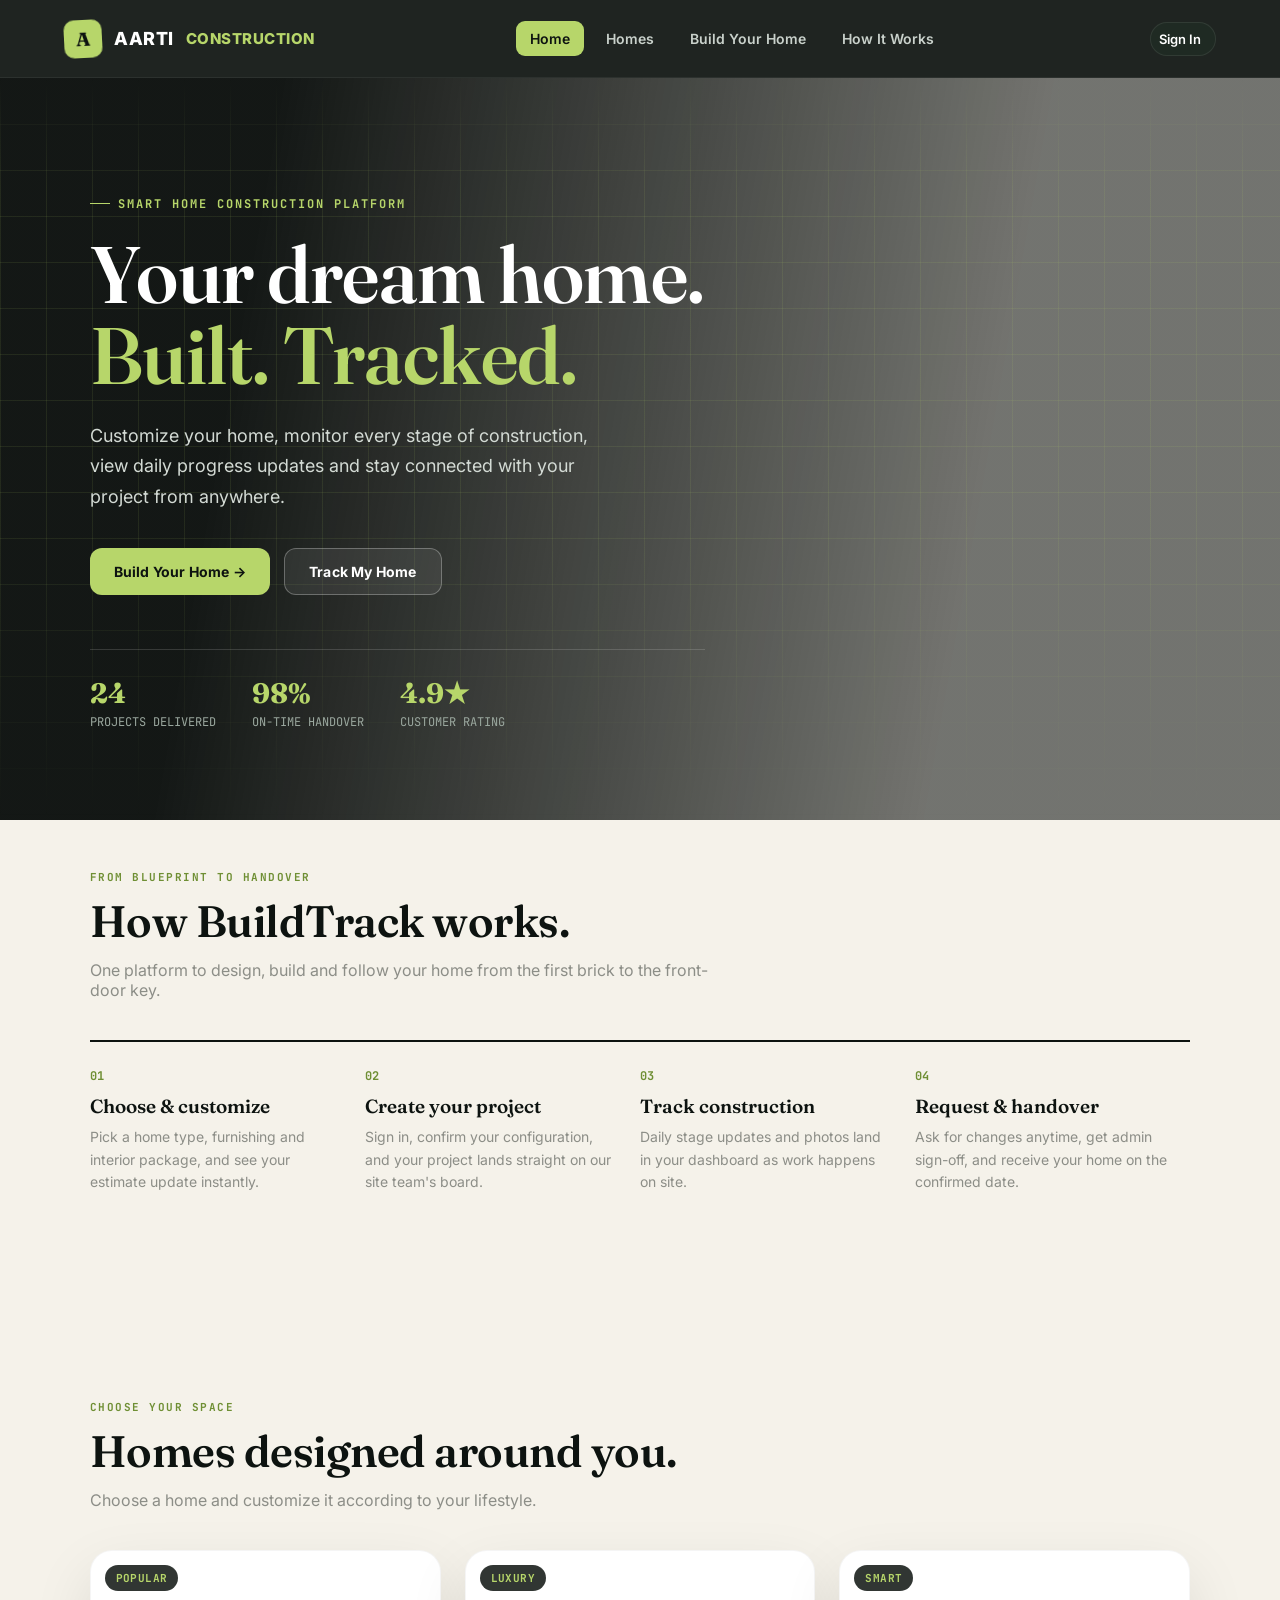
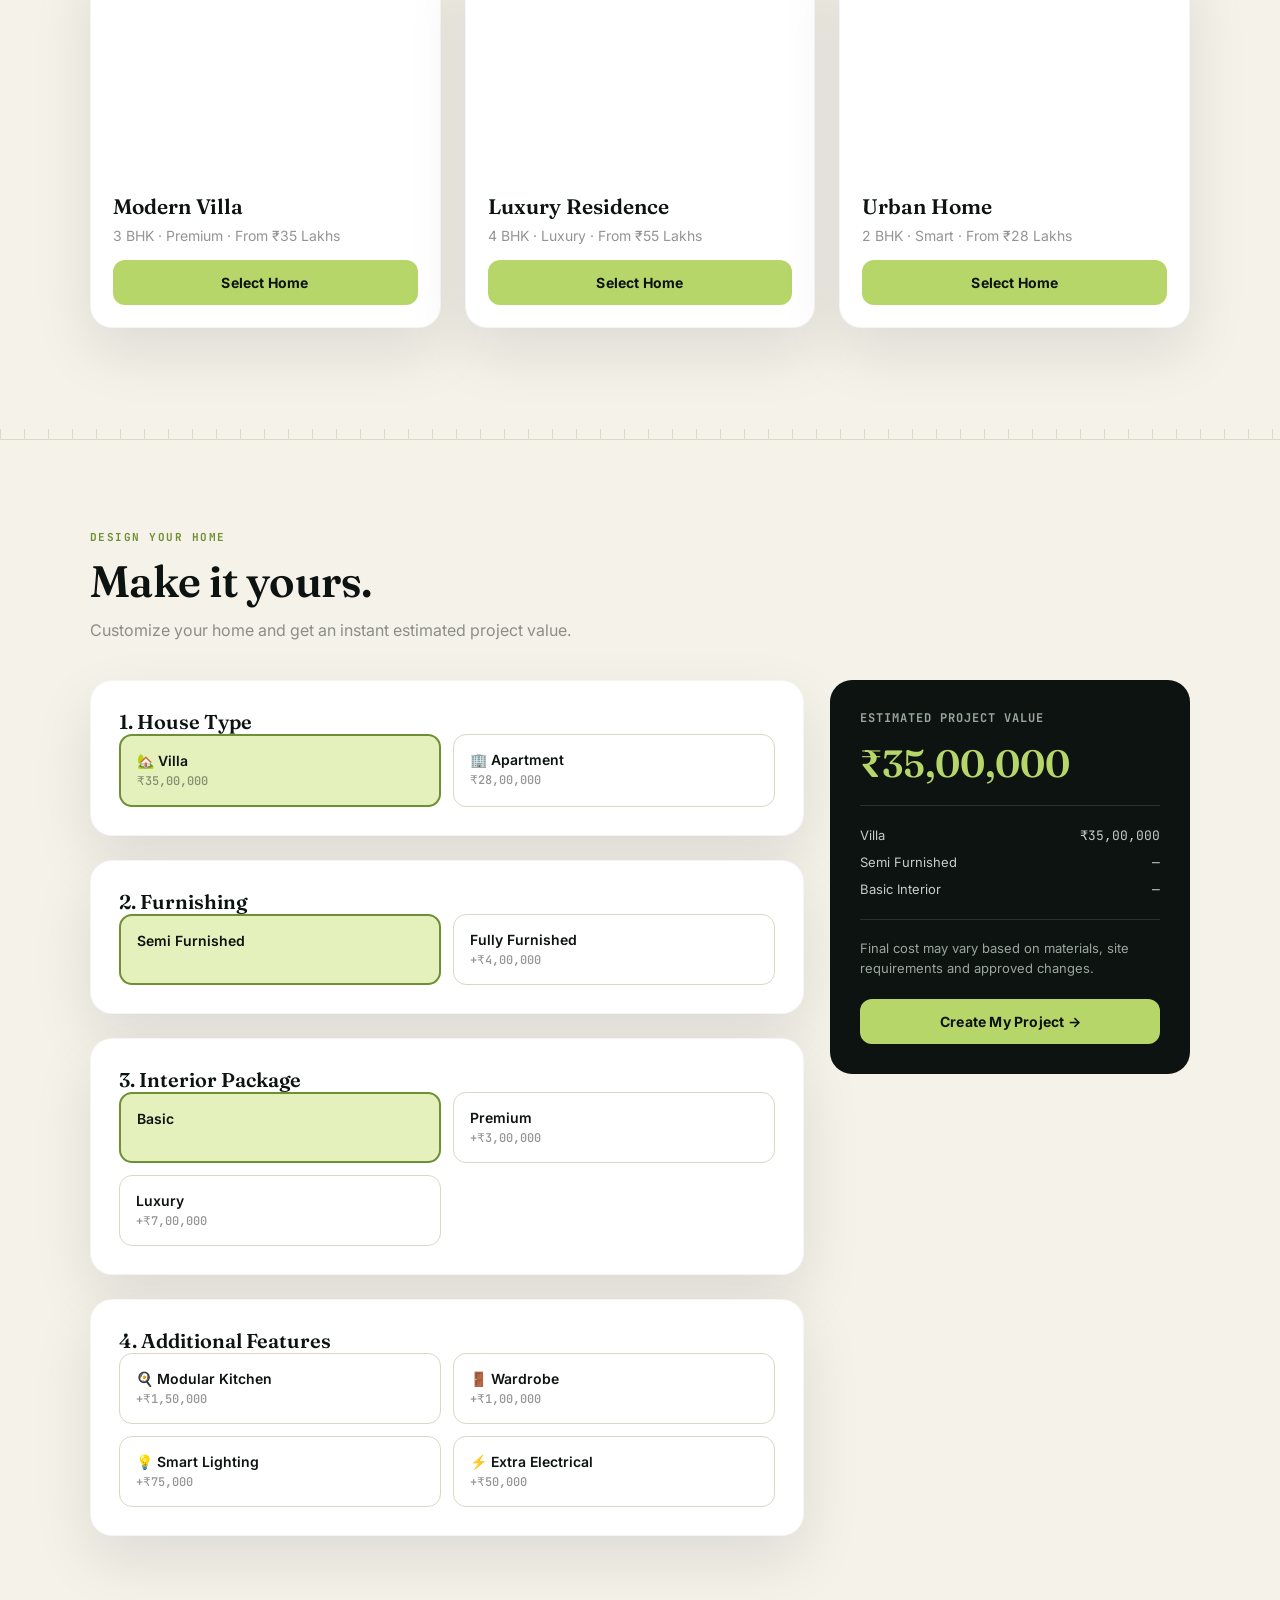
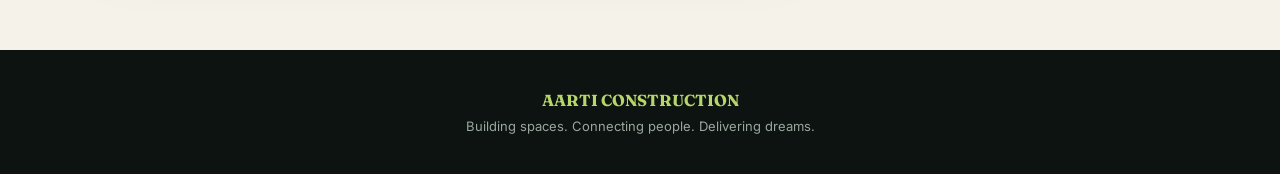
<file: index.html>
<!DOCTYPE html>
<html lang="en">
<head>
<meta charset="UTF-8">
<meta name="viewport" content="width=device-width, initial-scale=1.0">
<title>Aarti Construction | BuildTrack</title>
<link rel="stylesheet" href="css/style.css">
<link rel="stylesheet" href="css/landing.css">
</head>
<body>

<!-- ================= NAVBAR ================= -->
<nav class="navbar">
  <div class="logo">
    <div class="logo-icon">A</div>
    AARTI <small>CONSTRUCTION</small>
  </div>

  <div class="nav-links">
    <a href="#home" class="active">Home</a>
    <a href="#homes">Homes</a>
    <a href="#customizer">Build Your Home</a>
    <a href="#how">How It Works</a>
  </div>

  <div class="user-pill" id="userPill">Sign In</div>
</nav>

<!-- ================= HERO ================= -->
<section class="hero" id="home">
  <div class="hero-content">
    <div class="hero-tag">Smart Home Construction Platform</div>
    <h1>Your dream home.<br><em>Built. Tracked.</em></h1>
    <p>Customize your home, monitor every stage of construction, view daily progress updates and stay connected with your project from anywhere.</p>

    <div class="hero-buttons">
      <button class="btn btn-primary" onclick="scrollToId('customizer')">Build Your Home →</button>
      <button class="btn btn-ghost" onclick="openAuthModal('login','customer')">Track My Home</button>
    </div>

    <div class="hero-stats">
      <div><strong>24</strong><span>PROJECTS DELIVERED</span></div>
      <div><strong>98%</strong><span>ON-TIME HANDOVER</span></div>
      <div><strong>4.9★</strong><span>CUSTOMER RATING</span></div>
    </div>
  </div>
</section>

<!-- ================= HOW IT WORKS ================= -->
<section class="section tight" id="how">
  <div class="section-title">
    <small class="eyebrow">FROM BLUEPRINT TO HANDOVER</small>
    <h2>How BuildTrack works.</h2>
    <p>One platform to design, build and follow your home from the first brick to the front-door key.</p>
  </div>

  <div class="how-grid">
    <div class="how-step">
      <div class="num">01</div>
      <h4>Choose &amp; customize</h4>
      <p>Pick a home type, furnishing and interior package, and see your estimate update instantly.</p>
    </div>
    <div class="how-step">
      <div class="num">02</div>
      <h4>Create your project</h4>
      <p>Sign in, confirm your configuration, and your project lands straight on our site team's board.</p>
    </div>
    <div class="how-step">
      <div class="num">03</div>
      <h4>Track construction</h4>
      <p>Daily stage updates and photos land in your dashboard as work happens on site.</p>
    </div>
    <div class="how-step">
      <div class="num">04</div>
      <h4>Request &amp; handover</h4>
      <p>Ask for changes anytime, get admin sign-off, and receive your home on the confirmed date.</p>
    </div>
  </div>
</section>

<!-- ================= PROJECT TYPES ================= -->
<section class="section" id="homes">
  <div class="section-title">
    <small class="eyebrow">CHOOSE YOUR SPACE</small>
    <h2>Homes designed around you.</h2>
    <p>Choose a home and customize it according to your lifestyle.</p>
  </div>

  <div class="house-grid">
    <div class="house-card">
      <div class="house-image" style="background-image:url('https://images.unsplash.com/photo-1600585154526-990dced4db0d?auto=format&fit=crop&w=1000&q=80');">
        <span class="badge">POPULAR</span>
      </div>
      <div class="house-info">
        <h3>Modern Villa</h3>
        <p>3 BHK · Premium · From ₹35 Lakhs</p>
        <button class="btn btn-primary btn-block" onclick="selectHouse('Modern Villa')">Select Home</button>
      </div>
    </div>

    <div class="house-card">
      <div class="house-image" style="background-image:url('https://images.unsplash.com/photo-1600607687920-4e2a09cf159d?auto=format&fit=crop&w=1000&q=80');">
        <span class="badge">LUXURY</span>
      </div>
      <div class="house-info">
        <h3>Luxury Residence</h3>
        <p>4 BHK · Luxury · From ₹55 Lakhs</p>
        <button class="btn btn-primary btn-block" onclick="selectHouse('Luxury Residence')">Select Home</button>
      </div>
    </div>

    <div class="house-card">
      <div class="house-image" style="background-image:url('https://images.unsplash.com/photo-1600566753190-17f0baa2a6c3?auto=format&fit=crop&w=1000&q=80');">
        <span class="badge">SMART</span>
      </div>
      <div class="house-info">
        <h3>Urban Home</h3>
        <p>2 BHK · Smart · From ₹28 Lakhs</p>
        <button class="btn btn-primary btn-block" onclick="selectHouse('Urban Home')">Select Home</button>
      </div>
    </div>
  </div>
</section>

<div class="site-line"></div>

<!-- ================= CUSTOMIZER ================= -->
<section class="section" id="customizer">
  <div class="section-title">
    <small class="eyebrow">DESIGN YOUR HOME</small>
    <h2>Make it yours.</h2>
    <p>Customize your home and get an instant estimated project value.</p>
  </div>

  <div class="customizer">
    <div>
      <div class="panel">
        <h3>1. House Type</h3>
        <div class="options">
          <div class="option selected" onclick="chooseOption(this,'house','Villa',3500000)">🏡 Villa<small>₹35,00,000</small></div>
          <div class="option" onclick="chooseOption(this,'house','Apartment',2800000)">🏢 Apartment<small>₹28,00,000</small></div>
        </div>
      </div>

      <div class="panel">
        <h3>2. Furnishing</h3>
        <div class="options">
          <div class="option selected" onclick="chooseOption(this,'furnishing','Semi Furnished',0)">Semi Furnished</div>
          <div class="option" onclick="chooseOption(this,'furnishing','Fully Furnished',400000)">Fully Furnished<small>+₹4,00,000</small></div>
        </div>
      </div>

      <div class="panel">
        <h3>3. Interior Package</h3>
        <div class="options">
          <div class="option selected" onclick="chooseOption(this,'interior','Basic Interior',0)">Basic</div>
          <div class="option" onclick="chooseOption(this,'interior','Premium Interior',300000)">Premium<small>+₹3,00,000</small></div>
          <div class="option" onclick="chooseOption(this,'interior','Luxury Interior',700000)">Luxury<small>+₹7,00,000</small></div>
        </div>
      </div>

      <div class="panel">
        <h3>4. Additional Features</h3>
        <div class="options">
          <div class="option" onclick="toggleFeature(this,'Modular Kitchen',150000)">🍳 Modular Kitchen<small>+₹1,50,000</small></div>
          <div class="option" onclick="toggleFeature(this,'Wardrobe',100000)">🚪 Wardrobe<small>+₹1,00,000</small></div>
          <div class="option" onclick="toggleFeature(this,'Smart Lighting',75000)">💡 Smart Lighting<small>+₹75,000</small></div>
          <div class="option" onclick="toggleFeature(this,'Extra Electrical',50000)">⚡ Extra Electrical<small>+₹50,000</small></div>
        </div>
      </div>
    </div>

    <div class="price-box">
      <h3>ESTIMATED PROJECT VALUE</h3>
      <div class="total-price" id="totalPrice">₹35,00,000</div>
      <div class="price-breakdown" id="priceBreakdown"></div>
      <p class="note">Final cost may vary based on materials, site requirements and approved changes.</p>
      <br>
      <button class="btn btn-primary btn-block" id="createProjectBtn" onclick="createProject()">Create My Project →</button>
    </div>
  </div>
</section>

<!-- ================= AUTH MODAL ================= -->
<div class="modal" id="authModal">
  <div class="modal-content">
    <div class="modal-header">
      <div>
        <h2 id="authTitle">Welcome to BuildTrack</h2>
        <p style="color:var(--ink-45);margin-top:5px;font-size:14px;">Sign in to build and track your home.</p>
      </div>
      <button class="close" onclick="closeAuthModal()">×</button>
    </div>

    <div class="auth-tabs">
      <div class="auth-tab active" id="authTabLogin" onclick="setAuthMode('login')">Sign In</div>
      <div class="auth-tab" id="authTabSignup" onclick="setAuthMode('signup')">Sign Up</div>
    </div>

    <div class="form-group hidden" id="nameField">
      <label>Full Name</label>
      <input type="text" id="authName" placeholder="Sandhya Kumar">
    </div>

    <div class="form-group">
      <label>Email</label>
      <input type="email" id="authEmail" placeholder="you@example.com">
    </div>

    <div class="form-group">
      <label>Password</label>
      <input type="password" id="authPassword" placeholder="••••••••">
    </div>

    <div class="form-group hidden" id="roleField">
      <label>I am a</label>
      <div class="role-toggle">
        <div class="option selected" id="roleCustomer" onclick="setAuthRole('customer')">🧑 Customer</div>
        <div class="option" id="roleAdmin" onclick="setAuthRole('admin')">🛠 Admin / Builder</div>
      </div>
    </div>

    <div class="form-error" id="authError"></div>

    <button class="btn btn-primary btn-block" id="authSubmitBtn" onclick="submitAuth()">Sign In →</button>
  </div>
</div>

<!-- ================= FOOTER ================= -->
<footer>
  <strong>AARTI CONSTRUCTION</strong>
  <p>Building spaces. Connecting people. Delivering dreams.</p>
</footer>

<!-- ================= TOAST ================= -->
<div class="toast" id="toast"><span class="dot"></span> <span id="toastText">Update successful</span></div>

<script type="module" src="js/landing.js"></script>
</body>
</html>
</file>
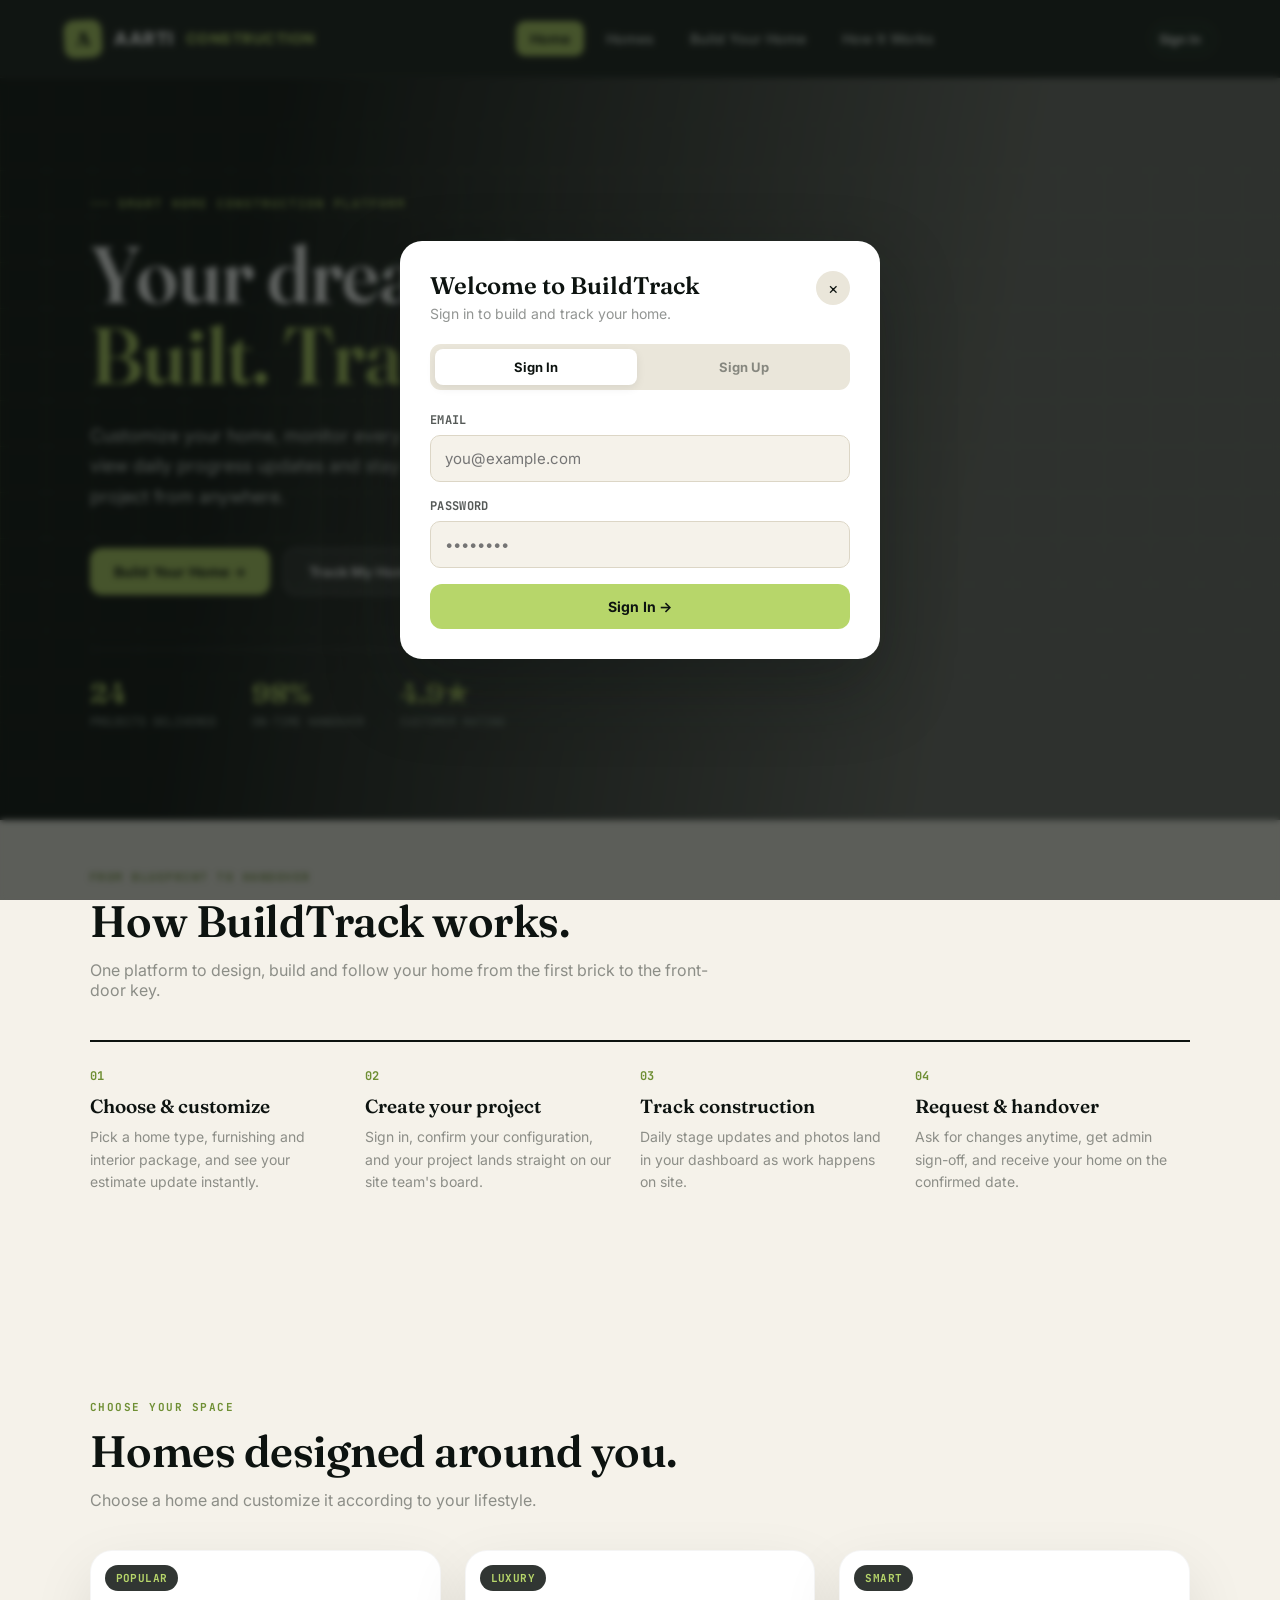
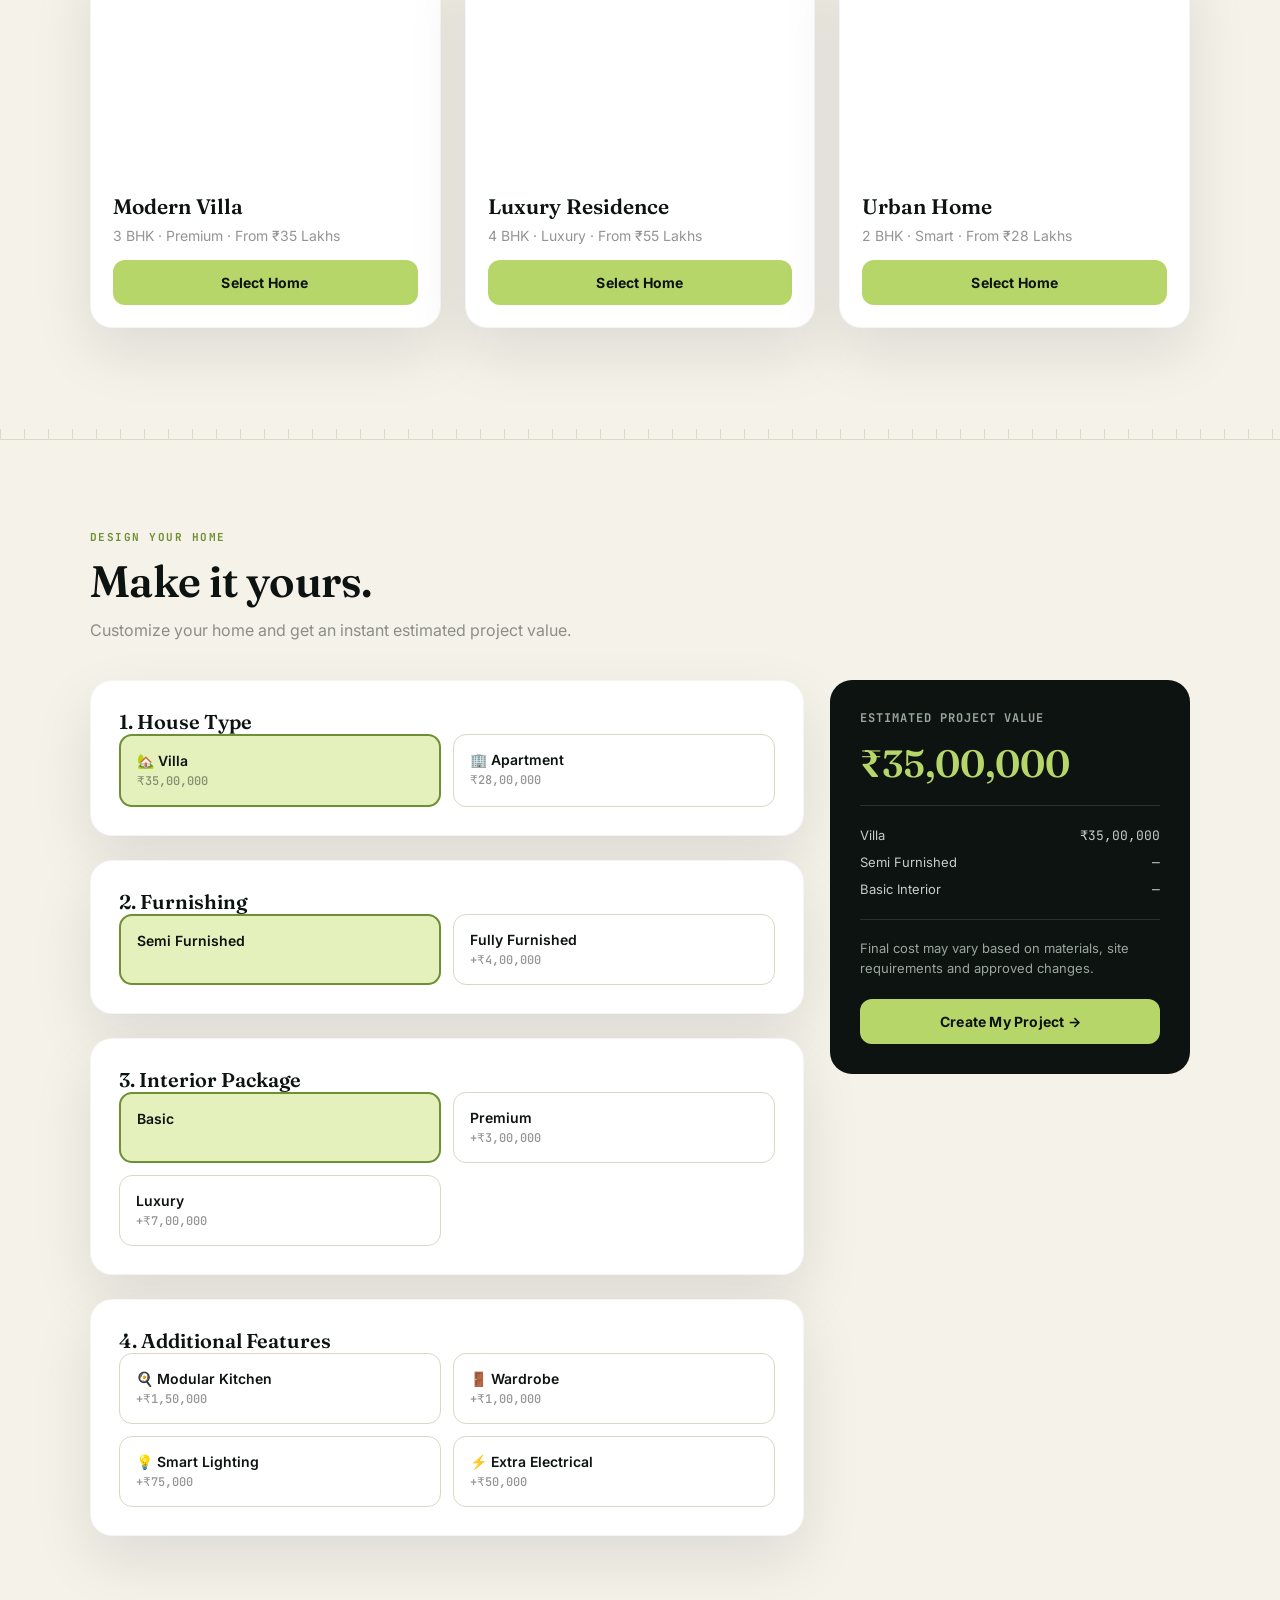
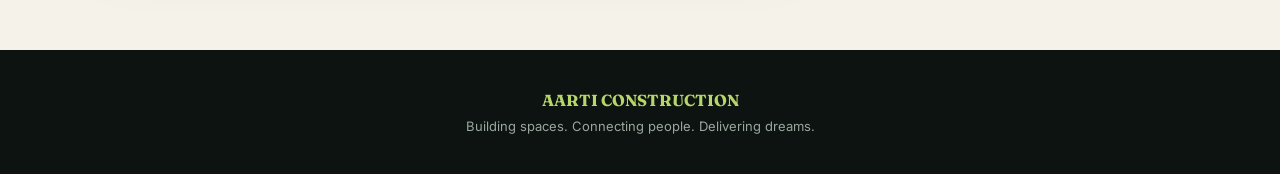
<file: admin.html>
<!DOCTYPE html>
<html lang="en">
<head>
<meta charset="UTF-8">
<meta name="viewport" content="width=device-width, initial-scale=1.0">
<title>Admin Dashboard | BuildTrack</title>
<link rel="stylesheet" href="css/style.css">
<link rel="stylesheet" href="css/dashboard.css">
</head>
<body>

<!-- ================= NAVBAR ================= -->
<nav class="navbar">
  <div class="logo">
    <div class="logo-icon">A</div>
    AARTI <small>CONSTRUCTION</small>
  </div>

  <div class="nav-links">
    <a href="index.html">Home</a>
    <a href="admin.html" class="active">Admin</a>
  </div>

  <div style="display:flex;align-items:center;gap:10px;">
    <div class="user-pill" id="userPill">Loading…</div>
    <button class="btn btn-soft btn-sm" id="logoutBtn">Log Out</button>
  </div>
</nav>

<div class="dash">

  <div class="dash-header">
    <div>
      <small class="eyebrow">CONSTRUCTION MANAGEMENT</small>
      <h2>Admin Dashboard</h2>
    </div>
    <div class="dash-actions">
      <button class="btn btn-primary" onclick="openUpdateModal()">+ Add Daily Update</button>
    </div>
  </div>

  <div class="stats">
    <div class="stat-card"><span>TOTAL PROJECTS</span><strong id="statTotal">0</strong></div>
    <div class="stat-card"><span>ONGOING</span><strong id="statOngoing">0</strong></div>
    <div class="stat-card"><span>COMPLETED</span><strong id="statCompleted">0</strong></div>
    <div class="stat-card"><span>CHANGE REQUESTS</span><strong class="accent" id="adminChangeCount">0</strong></div>
  </div>

  <!-- PROJECTS -->
  <div class="panel">
    <div style="display:flex;justify-content:space-between;align-items:center;margin-bottom:20px;">
      <div>
        <h3>Active Construction Projects</h3>
        <p style="color:var(--ink-45);font-size:14px;">Click a project to post an update for it.</p>
      </div>
    </div>

    <div class="table-wrap">
      <table class="admin-table">
        <thead>
          <tr>
            <th>PROJECT</th>
            <th>CUSTOMER</th>
            <th>PROGRESS</th>
            <th>CURRENT STAGE</th>
            <th>STATUS</th>
          </tr>
        </thead>
        <tbody id="projectsBody"></tbody>
      </table>
    </div>
  </div>

  <!-- CHANGE REQUESTS -->
  <div class="panel">
    <h3>Customer Change Requests</h3>
    <div id="adminRequests" class="mt-16"></div>
  </div>

  <!-- CONSTRUCTION TEAM -->
  <div class="panel">
    <div style="display:flex;justify-content:space-between;align-items:flex-start;gap:20px;margin-bottom:8px;">
      <div>
        <h3>Construction Team</h3>
        <p style="color:var(--ink-45);font-size:14px;margin-top:5px;">Set the current status of each team. Changes are reflected on the customer page.</p>
      </div>
      <button class="btn btn-primary btn-sm" onclick="saveTeamStatus()">Save Team Status</button>
    </div>
    <div class="timeline" id="teamControls"></div>
  </div>

</div>

<!-- ================= UPDATE MODAL ================= -->
<div class="modal" id="updateModal">
  <div class="modal-content">
    <div class="modal-header">
      <div>
        <h2>Add Daily Update</h2>
        <p style="color:var(--ink-45);margin-top:5px;font-size:14px;">Publish today's construction progress.</p>
      </div>
      <button class="close" onclick="closeModal('updateModal')">×</button>
    </div>

    <div class="form-group">
      <label>Project</label>
      <select id="updateProject"></select>
    </div>

    <div class="form-group">
      <label>Construction Stage</label>
      <select id="updateStage">
        <option>Planning</option>
        <option>Foundation</option>
        <option>Structure</option>
        <option>Plastering</option>
        <option>Ceiling Construction</option>
        <option>Electrical</option>
        <option>Painting</option>
        <option>Interior</option>
        <option>Final Inspection</option>
        <option>Handover</option>
      </select>
    </div>

    <div class="form-group">
      <label>Today's Work</label>
      <textarea id="updateText" placeholder="Example: Ceiling construction completed in master bedroom..."></textarea>
    </div>

    <div class="form-group">
      <label>Project Progress (%)</label>
      <input type="number" id="updateProgress" min="0" max="100" value="75">
    </div>

    <div class="form-group">
      <label>Upload Construction Photo</label>
      <input type="file" id="adminPhoto" accept="image/*" onchange="previewAdminPhoto(this)">
      <img id="adminPhotoPreview" style="width:100%;margin-top:10px;border-radius:12px;display:none;max-height:200px;object-fit:cover;">
    </div>

    <button class="btn btn-primary btn-block" id="publishBtn" onclick="publishUpdate()">Publish Update</button>
  </div>
</div>

<!-- ================= TOAST ================= -->
<div class="toast" id="toast"><span class="dot"></span> <span id="toastText">Update successful</span></div>

<script type="module" src="js/admin.js"></script>
</body>
</html>
</file>
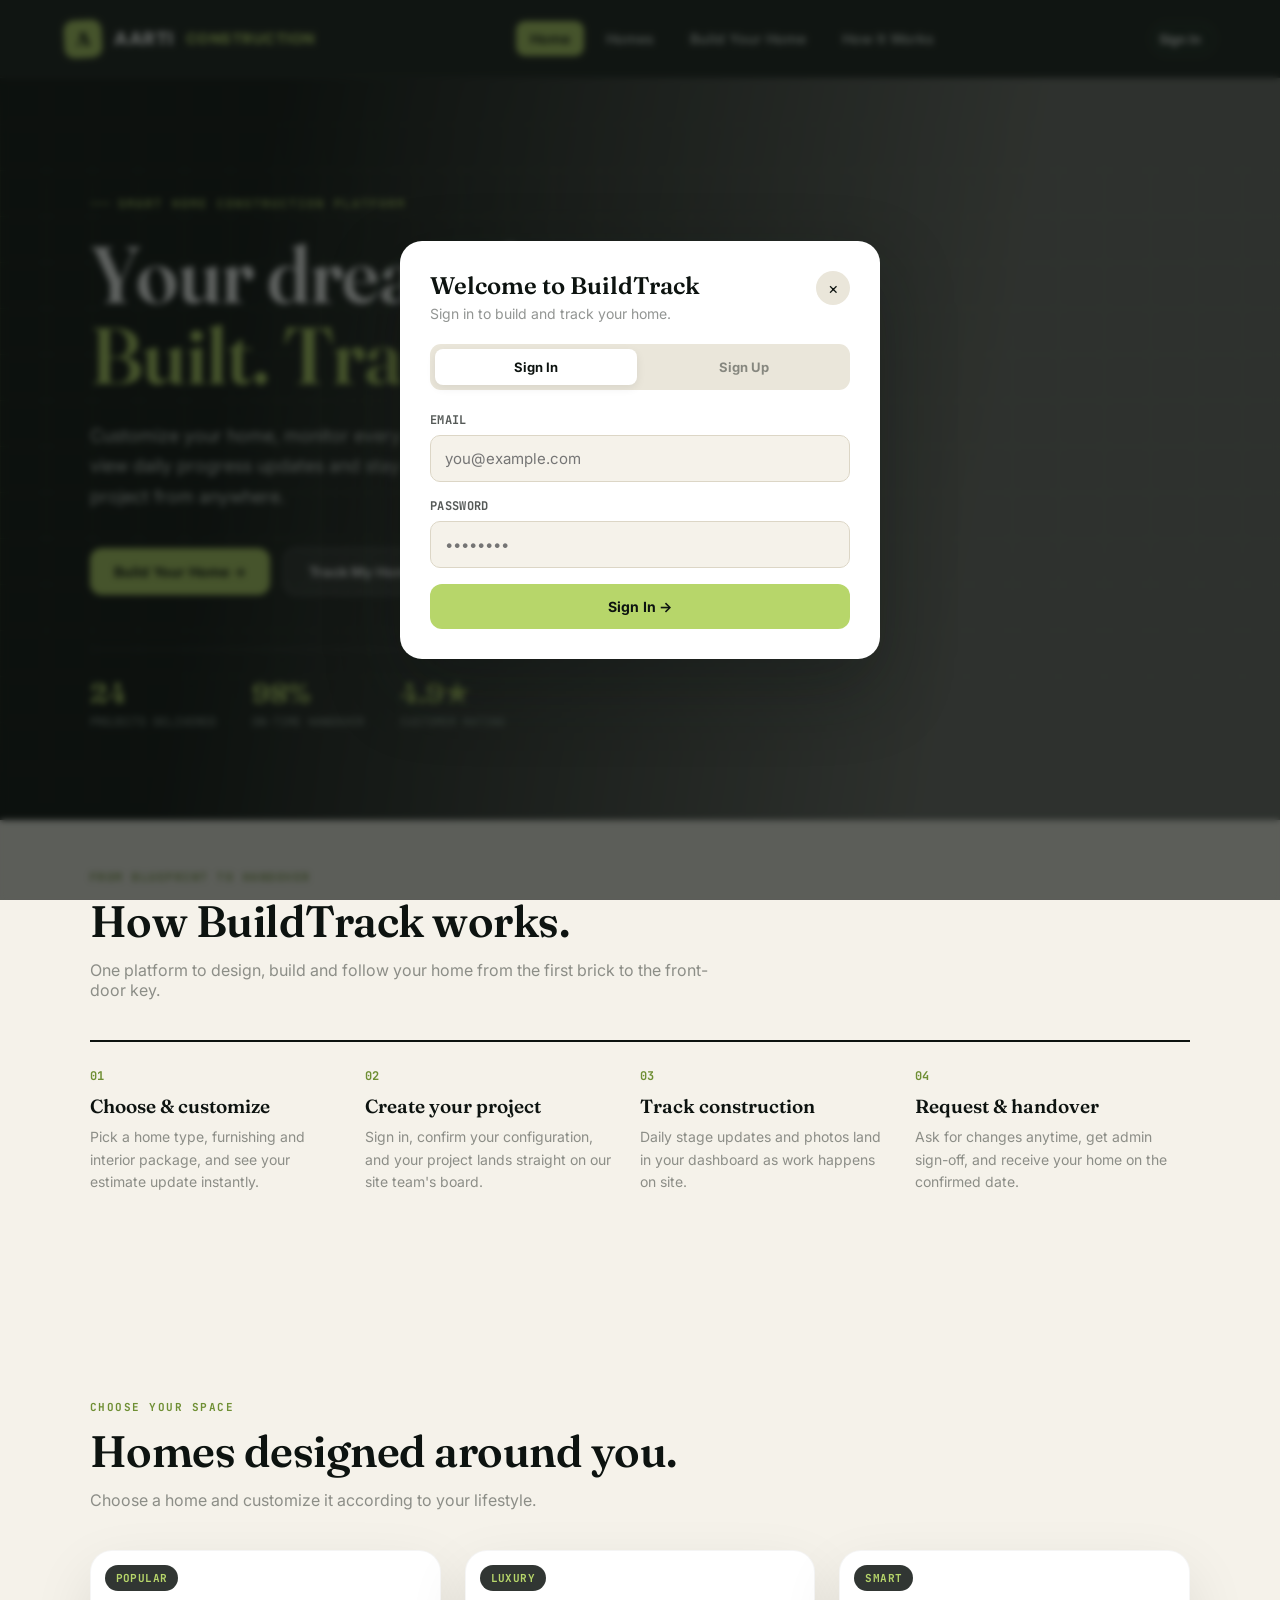
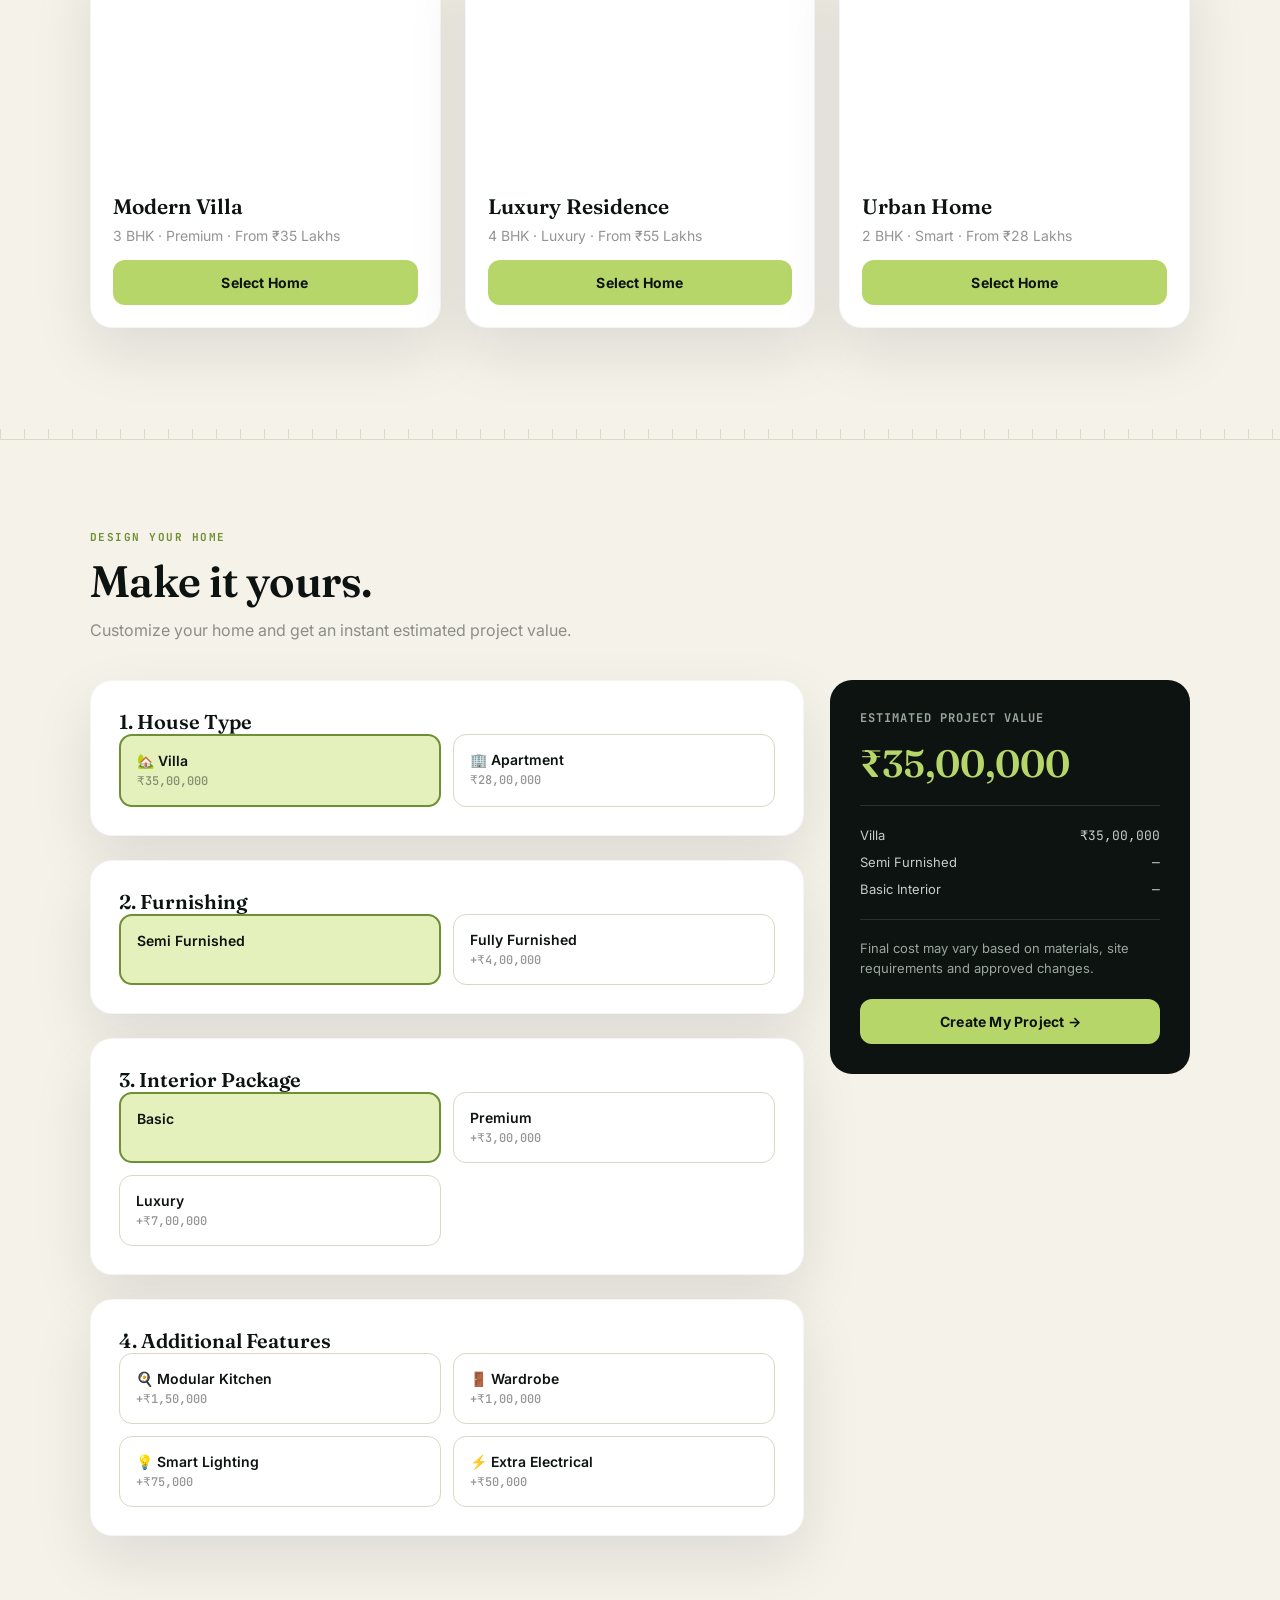
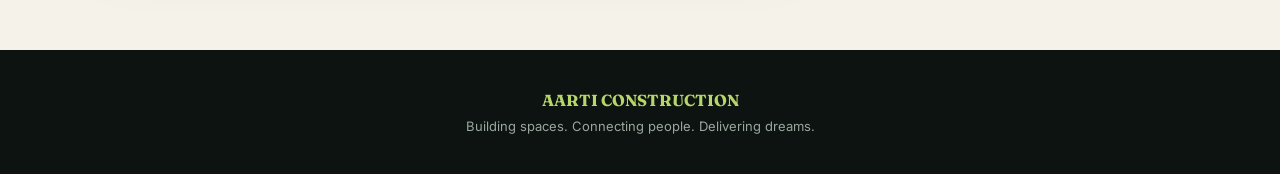
<file: customer.html>
<!DOCTYPE html>
<html lang="en">
<head>
<meta charset="UTF-8">
<meta name="viewport" content="width=device-width, initial-scale=1.0">
<title>My Project | BuildTrack</title>
<link rel="stylesheet" href="css/style.css">
<link rel="stylesheet" href="css/dashboard.css">
</head>
<body>

<!-- ================= NAVBAR ================= -->
<nav class="navbar">
  <div class="logo">
    <div class="logo-icon">A</div>
    AARTI <small>CONSTRUCTION</small>
  </div>

  <div class="nav-links">
    <a href="index.html">Home</a>
    <a href="customer.html" class="active">My Project</a>
  </div>

  <div style="display:flex;align-items:center;gap:10px;">
    <div class="user-pill" id="userPill">Loading…</div>
    <button class="btn btn-soft btn-sm" id="logoutBtn">Log Out</button>
  </div>
</nav>

<div class="dash">

  <div class="dash-header">
    <div>
      <small class="eyebrow">WELCOME BACK</small>
      <h2 id="welcomeName">Your Home 👋</h2>
    </div>
  </div>

  <!-- EMPTY STATE: no project yet -->
  <div class="empty-state hidden" id="emptyState" style="padding:80px 20px;">
    <div class="icon">🏗️</div>
    <h4>You haven't started a project yet</h4>
    <p>Head back to the homepage to customize a home and create your project.</p>
    <br>
    <a class="btn btn-primary" href="index.html#customizer">Build Your Home →</a>
  </div>

  <div id="dashContent" class="hidden">

    <div class="stats">
      <div class="stat-card"><span>PROJECT PROGRESS</span><strong class="accent" id="statProgress">0%</strong></div>
      <div class="stat-card"><span>COMPLETED STAGES</span><strong id="statCompletedStages">—</strong></div>
      <div class="stat-card"><span>ESTIMATED HANDOVER</span><strong id="statHandover" style="font-size:22px;">—</strong></div>
      <div class="stat-card"><span>CHANGE REQUESTS</span><strong id="changeCount">0</strong></div>
    </div>

    <div class="dash-grid">

      <div>
        <!-- PROGRESS -->
        <div class="panel">
          <div class="progress-top">
            <div>
              <h3 id="projectTitle">Villa</h3>
              <p class="sub" id="projectSub">—</p>
            </div>
            <div class="progress-number" id="customerProgress">0%</div>
          </div>

          <div class="progress-track">
            <div class="site-line"></div>
            <div class="progress-fill" id="progressFill" style="width:0%"><span>0%</span></div>
          </div>

          <div class="timeline" id="timeline"></div>
        </div>

        <!-- UPDATES -->
        <div class="panel">
          <div style="display:flex;justify-content:space-between;align-items:center;margin-bottom:16px;">
            <h3>Latest Construction Updates</h3>
            <span class="status ongoing">LIVE UPDATES</span>
          </div>
          <div id="updatesContainer"></div>
        </div>
      </div>

      <!-- RIGHT SIDE -->
      <div>
        <div class="panel delivery">
          <span class="eyebrow">ESTIMATED HANDOVER</span>
          <div class="delivery-date" id="deliveryDate">—</div>
          <p>Your home is progressing as planned.</p>
          <div class="site-line dark"></div>
        </div>

        <div class="panel">
          <h3>Quick Actions</h3>
          <button class="btn btn-primary btn-block mt-16" onclick="openChangeModal()">✏ Request a Change</button>
          <button class="btn btn-soft btn-block mt-8" onclick="document.getElementById('photoInput').click()">📷 Add Photo</button>
          <input type="file" id="photoInput" accept="image/*" class="hidden" onchange="customerPhoto(this)">
        </div>

        <div class="panel">
          <h3>My Change Requests</h3>
          <div id="myRequests"></div>
        </div>

        <div class="panel">
          <h3>Construction Team</h3>
          <div class="timeline" id="customerTeam"></div>
        </div>

        <div class="panel">
          <h3>Project Information</h3>
          <p style="color:#737d76;line-height:2;font-size:14px;" id="infoBlock">—</p>
        </div>
      </div>

    </div>
  </div>
</div>

<!-- ================= CHANGE MODAL ================= -->
<div class="modal" id="changeModal">
  <div class="modal-content">
    <div class="modal-header">
      <div>
        <h2>Request a Change</h2>
        <p style="color:var(--ink-45);margin-top:5px;font-size:14px;">Tell our team what you want to modify.</p>
      </div>
      <button class="close" onclick="closeModal('changeModal')">×</button>
    </div>

    <div class="form-group">
      <label>Change Category</label>
      <select id="changeCategory">
        <option>Electrical</option>
        <option>Interior</option>
        <option>Painting</option>
        <option>Furniture</option>
        <option>Kitchen</option>
        <option>Other</option>
      </select>
    </div>

    <div class="form-group">
      <label>Describe Your Change</label>
      <textarea id="changeDescription" placeholder="Example: Add two electrical sockets near the bed..."></textarea>
    </div>

    <button class="btn btn-primary btn-block" id="submitChangeBtn" onclick="submitChange()">Submit Change Request</button>
  </div>
</div>

<!-- ================= TOAST ================= -->
<div class="toast" id="toast"><span class="dot"></span> <span id="toastText">Update successful</span></div>

<script type="module" src="js/customer.js"></script>
</body>
</html>
</file>
<file: css/style.css>
/* =========================================================
   AARTI CONSTRUCTION · BUILDTRACK
   style.css — design tokens, base, shared components
========================================================= */

@import url('https://fonts.googleapis.com/css2?family=Fraunces:opsz,wght@9..144,500;9..144,600;9..144,700&family=Inter:wght@400;500;600;700;800&family=JetBrains+Mono:wght@400;500;700&display=swap');

:root{
  /* ---- palette ---- */
  --ink:        #0d1310;
  --ink-soft:   #161f1a;
  --ink-raise:  #1f2a23;
  --paper:      #f5f2ea;
  --paper-dim:  #eae6da;
  --line:       #dcd6c6;

  --brand:      #b7d66a;   /* site green   */
  --brand-deep: #6f8f34;
  --brand-glow: #e4f1bd;

  --steel:      #6f93b8;   /* blueprint blue, secondary accent */
  --steel-deep: #3c5978;

  --clay:       #d98a3d;   /* caution / pending  */
  --rust:       #c15c4f;   /* danger / reject    */

  --ink-70:     rgba(13,19,16,.7);
  --ink-45:     rgba(13,19,16,.45);
  --paper-70:   rgba(245,242,234,.7);

  --radius-s:   8px;
  --radius-m:   14px;
  --radius-l:   22px;
  --shadow:     0 24px 60px rgba(13,19,16,.10);
  --shadow-deep:0 30px 70px rgba(13,19,16,.35);

  --display: "Fraunces", serif;
  --body:    "Inter", sans-serif;
  --mono:    "JetBrains Mono", monospace;
}

*{ margin:0; padding:0; box-sizing:border-box; }

html{ scroll-behavior:smooth; }

body{
  font-family: var(--body);
  background: var(--paper);
  color: var(--ink);
  -webkit-font-smoothing: antialiased;
}

img{ display:block; max-width:100%; }

button, input, select, textarea{ font-family:inherit; font-size:15px; color:inherit; }
button{ cursor:pointer; border:none; background:none; }
a{ color:inherit; text-decoration:none; }

::selection{ background:var(--brand); color:var(--ink); }

:focus-visible{
  outline: 2px solid var(--steel);
  outline-offset: 3px;
}

@media (prefers-reduced-motion: reduce){
  *{ animation-duration:.001ms !important; transition-duration:.001ms !important; }
}

/* ---------------------------------------------------------
   RULER / SITE-LINE — the signature motif.
   A tick-marked measuring line used as a divider & as the
   base for progress bars, evoking a builder's tape measure.
--------------------------------------------------------- */

.site-line{
  position:relative;
  height:22px;
  background-image: repeating-linear-gradient(
    to right,
    var(--line) 0 1px,
    transparent 1px 24px
  );
  background-position: 0 bottom;
  background-repeat: repeat-x;
  background-size: auto 10px;
  border-bottom:1px solid var(--line);
  opacity:.9;
}

.site-line.dark{
  background-image: repeating-linear-gradient(
    to right,
    rgba(255,255,255,.16) 0 1px,
    transparent 1px 24px
  );
  border-bottom-color: rgba(255,255,255,.16);
}

/* ---------------------------------------------------------
   BUTTONS
--------------------------------------------------------- */

.btn{
  display:inline-flex;
  align-items:center;
  justify-content:center;
  gap:8px;
  padding:14px 24px;
  border-radius:12px;
  font-weight:700;
  font-size:14px;
  letter-spacing:.2px;
  transition:.2s ease;
  white-space:nowrap;
}

.btn-primary{
  background:var(--brand);
  color:var(--ink);
}
.btn-primary:hover{ background:var(--brand-glow); transform:translateY(-2px); }

.btn-ghost{
  background:rgba(255,255,255,.08);
  color:#fff;
  border:1px solid rgba(255,255,255,.28);
}
.btn-ghost:hover{ background:rgba(255,255,255,.16); }

.btn-outline{
  background:transparent;
  border:1.5px solid var(--ink);
  color:var(--ink);
}
.btn-outline:hover{ background:var(--ink); color:var(--paper); }

.btn-soft{
  background:var(--paper-dim);
  color:var(--ink);
}
.btn-soft:hover{ background:var(--line); }

.btn-block{ width:100%; }
.btn-sm{ padding:9px 14px; font-size:13px; border-radius:9px; }

.btn:disabled{ opacity:.5; cursor:not-allowed; transform:none !important; }

/* ---------------------------------------------------------
   NAVBAR
--------------------------------------------------------- */

.navbar{
  height:78px;
  padding:0 5%;
  display:flex;
  align-items:center;
  justify-content:space-between;
  background:rgba(13,19,16,.92);
  backdrop-filter: blur(10px);
  color:#fff;
  position:sticky;
  top:0;
  z-index:1000;
  border-bottom:1px solid rgba(255,255,255,.06);
}

.logo{
  display:flex;
  align-items:center;
  gap:12px;
  font-weight:800;
  font-size:18px;
  letter-spacing:.5px;
}

.logo-icon{
  width:38px; height:38px;
  background:var(--brand);
  color:var(--ink);
  border-radius:10px;
  display:grid; place-items:center;
  font-family:var(--display);
  font-weight:700;
  font-size:19px;
  transform:rotate(-3deg);
}

.logo small{
  color:var(--brand);
  font-weight:800;
}

.nav-links{ display:flex; align-items:center; gap:8px; }

.nav-links a, .nav-links button{
  padding:9px 14px;
  border-radius:9px;
  color:#c9d1cb;
  font-size:14px;
  font-weight:600;
  transition:.15s;
}
.nav-links a:hover, .nav-links button:hover{ color:#fff; background:rgba(255,255,255,.08); }
.nav-links a.active{ color:var(--ink); background:var(--brand); }

.user-pill{
  display:flex;
  align-items:center;
  gap:10px;
  background:var(--ink-raise);
  padding:8px 14px 8px 8px;
  border-radius:30px;
  font-size:13px;
  font-weight:600;
  border:1px solid rgba(255,255,255,.08);
}

.user-pill .avatar{
  width:26px; height:26px;
  border-radius:50%;
  background:var(--steel);
  display:grid; place-items:center;
  font-size:12px;
  font-weight:700;
  color:#fff;
}

.hamburger{ display:none; }

@media(max-width:900px){
  .nav-links{ display:none; }
  .hamburger{ display:block; color:#fff; font-size:22px; }
}

/* ---------------------------------------------------------
   PANELS / CARDS
--------------------------------------------------------- */

.panel{
  background:#fff;
  padding:28px;
  border-radius:var(--radius-l);
  box-shadow:var(--shadow);
  margin-bottom:24px;
  border:1px solid rgba(13,19,16,.04);
}

.panel h3{ font-family:var(--display); font-size:20px; font-weight:600; }

.eyebrow{
  font-family:var(--mono);
  font-size:11px;
  letter-spacing:1.5px;
  color:var(--brand-deep);
  font-weight:700;
  text-transform:uppercase;
}

/* ---------------------------------------------------------
   STATUS TAGS
--------------------------------------------------------- */

.status{
  display:inline-flex;
  align-items:center;
  gap:6px;
  padding:6px 12px;
  border-radius:30px;
  font-size:11px;
  font-weight:700;
  font-family:var(--mono);
  letter-spacing:.4px;
  text-transform:uppercase;
}
.status.ongoing{ background:#fdefd9; color:#a8650e; }
.status.available{ background:#e6f1cc; color:#557326; }
.status.offsite{ background:#eceee9; color:#68716a; }
.status.completed{ background:#e6f1cc; color:#557326; }
.status.pending{ background:#eceee9; color:#7d867f; }
.status::before{ content:''; width:6px; height:6px; border-radius:50%; background:currentColor; }

/* ---------------------------------------------------------
   FORMS
--------------------------------------------------------- */

.form-group{ margin-bottom:16px; }

.form-group label{
  display:block;
  font-size:12px;
  font-weight:700;
  letter-spacing:.3px;
  text-transform:uppercase;
  color:var(--ink-70);
  margin-bottom:7px;
  font-family:var(--mono);
}

.form-group input,
.form-group select,
.form-group textarea{
  width:100%;
  padding:13px 14px;
  border:1.5px solid var(--line);
  border-radius:10px;
  background:var(--paper);
  outline:none;
  transition:.15s;
}
.form-group textarea{ min-height:100px; resize:vertical; }
.form-group input:focus,
.form-group select:focus,
.form-group textarea:focus{ border-color:var(--steel); background:#fff; }

.form-error{
  color:var(--rust);
  font-size:13px;
  margin-top:8px;
  display:none;
}
.form-error.show{ display:block; }

/* ---------------------------------------------------------
   MODAL
--------------------------------------------------------- */

.modal{
  display:none;
  position:fixed; inset:0;
  background:rgba(10,14,11,.65);
  backdrop-filter: blur(3px);
  z-index:3000;
  align-items:center;
  justify-content:center;
  padding:20px;
}
.modal.show{ display:flex; }

.modal-content{
  background:#fff;
  width:100%; max-width:480px;
  border-radius:var(--radius-l);
  padding:30px;
  max-height:90vh;
  overflow-y:auto;
  box-shadow:var(--shadow-deep);
}

.modal-header{
  display:flex;
  justify-content:space-between;
  align-items:flex-start;
  margin-bottom:22px;
}

.modal-header h2{ font-family:var(--display); font-size:24px; font-weight:600; }

.close{
  background:var(--paper-dim);
  width:34px; height:34px;
  border-radius:50%;
  flex-shrink:0;
  font-size:16px;
}
.close:hover{ background:var(--line); }

/* ---------------------------------------------------------
   TOAST
--------------------------------------------------------- */

.toast{
  position:fixed;
  right:22px; bottom:22px;
  background:var(--ink);
  color:#fff;
  padding:15px 20px;
  border-radius:12px;
  transform:translateY(120px);
  opacity:0;
  transition:.4s cubic-bezier(.2,.8,.2,1);
  z-index:5000;
  display:flex; align-items:center; gap:10px;
  font-size:14px;
  font-weight:600;
  max-width:340px;
  box-shadow:var(--shadow-deep);
}
.toast.show{ transform:translateY(0); opacity:1; }
.toast .dot{ width:8px; height:8px; border-radius:50%; background:var(--brand); flex-shrink:0; }
.toast.error .dot{ background:var(--rust); }

/* ---------------------------------------------------------
   SPINNER / LOADING
--------------------------------------------------------- */

.spinner{
  width:18px; height:18px;
  border:2.5px solid rgba(255,255,255,.25);
  border-top-color:currentColor;
  border-radius:50%;
  animation: spin .7s linear infinite;
  display:inline-block;
}
@keyframes spin{ to{ transform:rotate(360deg); } }

.skeleton{
  background: linear-gradient(90deg, var(--paper-dim) 25%, var(--line) 37%, var(--paper-dim) 63%);
  background-size:400% 100%;
  animation: shimmer 1.4s ease infinite;
  border-radius:8px;
}
@keyframes shimmer{ 0%{ background-position:100% 0; } 100%{ background-position:0 0; } }

/* ---------------------------------------------------------
   FOOTER
--------------------------------------------------------- */

footer{
  background:var(--ink);
  color:#9aa79e;
  padding:40px 7%;
  text-align:center;
}
footer strong{ color:var(--brand); font-family:var(--display); }
footer p{ margin-top:8px; font-size:13px; }

/* ---------------------------------------------------------
   UTILITY
--------------------------------------------------------- */

.container{ max-width:1280px; margin:0 auto; }
.text-center{ text-align:center; }
.hidden{ display:none !important; }
.mt-8{ margin-top:8px; } .mt-16{ margin-top:16px; } .mt-24{ margin-top:24px; }
</file>
<file: css/landing.css>
/* =========================================================
   landing.css — hero, house grid, customizer, auth modal
========================================================= */

/* ---------------------------------------------------------
   HERO
--------------------------------------------------------- */

.hero{
  position:relative;
  min-height:660px;
  background:
    linear-gradient(100deg, rgba(8,12,10,.95) 20%, rgba(8,12,10,.55) 75%),
    url("https://images.unsplash.com/photo-1600585154340-be6161a56a0c?auto=format&fit=crop&w=1800&q=85")
    center/cover;
  color:#fff;
  padding:110px 7% 90px;
  display:flex;
  align-items:center;
  overflow:hidden;
}

/* blueprint grid overlay — the signature texture */
.hero::before{
  content:'';
  position:absolute; inset:0;
  background-image:
    linear-gradient(rgba(183,214,106,.10) 1px, transparent 1px),
    linear-gradient(90deg, rgba(183,214,106,.10) 1px, transparent 1px);
  background-size:46px 46px;
  mask-image: linear-gradient(to bottom, transparent, black 15%, black 60%, transparent);
  pointer-events:none;
}

.hero-content{ max-width:660px; position:relative; z-index:1; }

.hero-tag{
  display:inline-flex;
  align-items:center;
  gap:8px;
  color:var(--brand);
  letter-spacing:2px;
  font-size:12px;
  font-weight:700;
  font-family:var(--mono);
  margin-bottom:22px;
  text-transform:uppercase;
}
.hero-tag::before{ content:''; width:20px; height:1px; background:var(--brand); }

.hero h1{
  font-family:var(--display);
  font-size:clamp(44px, 6.4vw, 80px);
  line-height:1.02;
  font-weight:600;
  margin-bottom:24px;
  letter-spacing:-.5px;
}
.hero h1 em{ color:var(--brand); font-style:normal; }

.hero p{
  color:#d3dad4;
  font-size:18px;
  line-height:1.7;
  max-width:540px;
}

.hero-buttons{ display:flex; gap:14px; margin-top:36px; flex-wrap:wrap; }

.hero-stats{
  display:flex;
  gap:36px;
  margin-top:54px;
  padding-top:26px;
  border-top:1px solid rgba(255,255,255,.15);
}
.hero-stats div strong{
  display:block;
  font-family:var(--display);
  font-size:28px;
  color:var(--brand);
}
.hero-stats div span{ font-size:12px; color:#9aa79e; font-family:var(--mono); }

/* ---------------------------------------------------------
   SECTION SHELL
--------------------------------------------------------- */

.section{ padding:90px 7%; }
.section.tight{ padding-top:50px; }

.section-title{ margin-bottom:40px; max-width:640px; }
.section-title .eyebrow{ display:block; margin-bottom:10px; }
.section-title h2{
  font-family:var(--display);
  font-size:clamp(30px,4vw,44px);
  font-weight:600;
  letter-spacing:-.5px;
}
.section-title p{ color:var(--ink-45); margin-top:12px; font-size:16px; }

/* ---------------------------------------------------------
   HOW IT WORKS
--------------------------------------------------------- */

.how-grid{
  display:grid;
  grid-template-columns:repeat(4,1fr);
  gap:0;
}
.how-step{
  padding:26px 22px 26px 0;
  border-top:2px solid var(--ink);
  position:relative;
}
.how-step .num{
  font-family:var(--mono);
  font-size:12px;
  color:var(--brand-deep);
  font-weight:700;
}
.how-step h4{ font-family:var(--display); font-size:19px; margin:10px 0 8px; font-weight:600; }
.how-step p{ color:var(--ink-45); font-size:14px; line-height:1.6; }

/* ---------------------------------------------------------
   HOUSE GRID
--------------------------------------------------------- */

.house-grid{ display:grid; grid-template-columns:repeat(3,1fr); gap:24px; }

.house-card{
  background:#fff;
  border-radius:var(--radius-l);
  overflow:hidden;
  box-shadow:var(--shadow);
  transition:.3s ease;
  border:1px solid rgba(13,19,16,.04);
}
.house-card:hover{ transform:translateY(-6px); box-shadow:0 30px 60px rgba(13,19,16,.14); }

.house-image{ height:220px; background-size:cover; background-position:center; position:relative; }
.house-image .badge{
  position:absolute; top:14px; left:14px;
  background:rgba(13,19,16,.85);
  color:var(--brand);
  font-family:var(--mono);
  font-size:11px;
  font-weight:700;
  padding:6px 11px;
  border-radius:20px;
  letter-spacing:.4px;
}

.house-info{ padding:22px; }
.house-info h3{ font-family:var(--display); font-size:21px; font-weight:600; }
.house-info p{ color:var(--ink-45); margin:8px 0 16px; font-size:14px; }

/* ---------------------------------------------------------
   CUSTOMIZER
--------------------------------------------------------- */

.customizer{ display:grid; grid-template-columns:1fr 360px; gap:26px; align-items:start; }

.options{ display:grid; grid-template-columns:repeat(2,1fr); gap:12px; }

.option{
  padding:16px;
  border:1.5px solid var(--line);
  border-radius:13px;
  cursor:pointer;
  transition:.15s;
  font-weight:600;
  font-size:14px;
}
.option:hover{ border-color:var(--brand); }
.option.selected{ border:2px solid var(--brand-deep); background:var(--brand-glow); }
.option small{ display:block; color:var(--ink-45); font-weight:500; margin-top:4px; font-family:var(--mono); font-size:12px; }

.price-box{
  background:var(--ink);
  color:#fff;
  padding:30px;
  border-radius:var(--radius-l);
  position:sticky;
  top:100px;
}
.price-box h3{ color:#9aa79e; font-size:12px; font-family:var(--mono); letter-spacing:1px; text-transform:uppercase; }
.total-price{ font-family:var(--display); font-size:38px; color:var(--brand); margin:14px 0; font-weight:600; }
.price-box .note{ color:#9aa79e; line-height:1.6; font-size:13px; }
.price-breakdown{ margin:18px 0; padding:16px 0; border-top:1px solid rgba(255,255,255,.12); border-bottom:1px solid rgba(255,255,255,.12); }
.price-breakdown div{ display:flex; justify-content:space-between; font-size:13px; color:#c7cec9; padding:5px 0; }
.price-breakdown div span:last-child{ font-family:var(--mono); }

/* ---------------------------------------------------------
   AUTH MODAL
--------------------------------------------------------- */

.auth-tabs{ display:flex; gap:6px; background:var(--paper-dim); padding:5px; border-radius:11px; margin-bottom:22px; }
.auth-tab{ flex:1; padding:10px; border-radius:8px; font-weight:700; font-size:13px; text-align:center; color:var(--ink-45); }
.auth-tab.active{ background:#fff; color:var(--ink); box-shadow:0 3px 10px rgba(13,19,16,.08); }

.role-toggle{ display:flex; gap:10px; margin-bottom:18px; }
.role-toggle .option{ flex:1; text-align:center; padding:12px; }

/* ---------------------------------------------------------
   RESPONSIVE
--------------------------------------------------------- */

@media(max-width:900px){
  .house-grid, .customizer, .how-grid{ grid-template-columns:1fr; }
  .hero{ padding:80px 6% 60px; }
  .hero-stats{ flex-wrap:wrap; gap:24px; }
  .price-box{ position:static; }
  .how-step{ border-top:none; border-left:2px solid var(--ink); padding:14px 0 14px 20px; }
}
</file>
<file: css/dashboard.css>
/* =========================================================
   dashboard.css — customer + admin dashboards
========================================================= */

.dash{ padding:45px 5% 80px; max-width:1400px; margin:0 auto; }

.dash-header{
  display:flex;
  justify-content:space-between;
  align-items:flex-end;
  margin-bottom:32px;
  gap:20px;
  flex-wrap:wrap;
}
.dash-header .eyebrow{ display:block; margin-bottom:6px; }
.dash-header h2{ font-family:var(--display); font-size:36px; font-weight:600; letter-spacing:-.5px; }
.dash-header .sub{ color:var(--ink-45); margin-top:4px; font-size:14px; }

.dash-actions{ display:flex; gap:10px; }

/* ---- stat cards ---- */

.stats{ display:grid; grid-template-columns:repeat(4,1fr); gap:16px; margin-bottom:26px; }

.stat-card{
  background:#fff;
  padding:22px;
  border-radius:var(--radius-m);
  box-shadow:var(--shadow);
  border:1px solid rgba(13,19,16,.04);
}
.stat-card span{ font-size:11px; color:var(--ink-45); font-family:var(--mono); letter-spacing:.5px; text-transform:uppercase; }
.stat-card strong{ display:block; font-family:var(--display); font-size:32px; margin-top:8px; font-weight:600; }
.stat-card strong.accent{ color:var(--brand-deep); }

/* ---- grid layout ---- */

.dash-grid{ display:grid; grid-template-columns:1.6fr 1fr; gap:24px; align-items:start; }

/* ---- progress ---- */

.progress-top{ display:flex; justify-content:space-between; align-items:flex-start; }
.progress-top .sub{ color:var(--ink-45); font-size:14px; margin-top:4px; }
.progress-number{ font-family:var(--display); font-size:44px; font-weight:600; color:var(--brand-deep); }

.progress-track{
  position:relative;
  height:26px;
  background:var(--paper-dim);
  border-radius:20px;
  overflow:hidden;
  margin:18px 0 26px;
  border:1px solid var(--line);
}
.progress-track .site-line{ position:absolute; inset:0; height:100%; border:none; opacity:.5; }
.progress-fill{
  position:relative;
  height:100%;
  background:linear-gradient(90deg, var(--brand-deep), var(--brand));
  border-radius:inherit;
  transition:width .6s cubic-bezier(.2,.8,.2,1);
  display:flex; align-items:center; justify-content:flex-end;
}
.progress-fill span{
  font-family:var(--mono);
  font-size:11px;
  font-weight:700;
  color:var(--ink);
  padding-right:10px;
  white-space:nowrap;
}

/* ---- timeline ---- */

.timeline{ position:relative; }

.timeline-item{
  display:flex;
  align-items:center;
  gap:15px;
  padding:14px 0;
  border-bottom:1px solid var(--paper-dim);
}
.timeline-item:last-child{ border-bottom:none; }

.timeline-icon{
  width:32px; height:32px;
  border-radius:50%;
  display:grid; place-items:center;
  background:#e7f1cd; color:#5d7831;
  font-size:13px;
  flex-shrink:0;
}
.timeline-item.active .timeline-icon{ background:#fff0d6; color:#c47b13; }
.timeline-item.pending .timeline-icon{ background:var(--paper-dim); color:#9aa19b; }

.timeline-item strong{ font-size:15px; font-weight:600; }
.timeline-item small{ display:block; color:var(--ink-45); font-size:12px; margin-top:2px; }

.stage-progress{ margin-left:auto; font-family:var(--mono); font-size:12px; color:var(--ink-45); }

/* ---- updates feed ---- */

.update-card{
  border-left:3px solid var(--brand);
  background:var(--paper);
  padding:18px 20px;
  border-radius:0 12px 12px 0;
  margin-bottom:14px;
}
.update-date{ font-family:var(--mono); font-size:11px; color:var(--ink-45); text-transform:uppercase; letter-spacing:.4px; }
.update-card h4{ margin:8px 0 6px; font-family:var(--display); font-size:17px; font-weight:600; }
.update-card p{ color:#5b655e; line-height:1.6; font-size:14px; }
.update-photo{ width:100%; max-height:260px; object-fit:cover; border-radius:12px; margin-top:14px; }

/* ---- delivery panel ---- */

.delivery{ background:var(--ink); color:#fff; overflow:hidden; position:relative; }
.delivery .site-line{ position:absolute; bottom:0; left:0; right:0; }
.delivery span.eyebrow{ color:#9aa79e; }
.delivery-date{ font-family:var(--display); font-size:34px; color:var(--brand); font-weight:600; margin-top:10px; }
.delivery p{ color:#9aa79e; margin-top:10px; font-size:13px; line-height:1.6; }

/* ---- change requests ---- */

.change-request{
  padding:18px;
  background:#fdf6e9;
  border:1px solid #f0d7a9;
  border-radius:13px;
  margin-bottom:12px;
}
.change-request strong{ font-size:14px; }
.change-request .cr-body{ margin-top:8px; color:#6b5f45; font-size:13px; line-height:1.5; }
.change-request .cr-meta{ margin-top:10px; font-size:12px; font-family:var(--mono); color:#8a7a54; }
.change-buttons{ display:flex; gap:8px; margin-top:14px; }
.approve{ background:var(--brand); padding:9px 16px; border-radius:8px; font-weight:700; font-size:13px; }
.reject{ background:#f2d6d2; padding:9px 16px; border-radius:8px; font-weight:700; font-size:13px; color:#8c3a2f; }
.approve:hover{ background:var(--brand-glow); }
.reject:hover{ background:#eec3bd; }

.change-request.resolved.approved{ background:#eef5df; border-color:#d3e3ae; }
.change-request.resolved.rejected{ background:#f7ece9; border-color:#eccbc4; }

/* ---- admin table ---- */

.table-wrap{ overflow-x:auto; }

.admin-table{ width:100%; border-collapse:collapse; }
.admin-table th, .admin-table td{ padding:16px 12px; text-align:left; border-bottom:1px solid var(--paper-dim); }
.admin-table th{ font-size:11px; color:var(--ink-45); font-family:var(--mono); text-transform:uppercase; letter-spacing:.5px; }
.admin-table td strong{ font-family:var(--display); font-weight:600; font-size:15px; }
.admin-row{ cursor:pointer; transition:.15s; }
.admin-row:hover{ background:var(--paper); }

.mini-bar{ width:90px; height:7px; background:var(--paper-dim); border-radius:10px; overflow:hidden; display:inline-block; vertical-align:middle; margin-right:8px; }
.mini-bar span{ display:block; height:100%; background:var(--brand-deep); border-radius:inherit; }

/* ---- crew list ---- */

.crew-item{ display:flex; align-items:center; gap:15px; padding:14px 0; border-bottom:1px solid var(--paper-dim); }
.crew-item:last-child{ border-bottom:none; }
.crew-avatar{ width:36px; height:36px; border-radius:50%; background:var(--steel); color:#fff; display:grid; place-items:center; font-weight:700; font-size:13px; flex-shrink:0; }
.team-info{ flex:1; min-width:0; }
.team-info strong{ display:block; }
.team-info small{ display:block; color:var(--ink-45); margin-top:3px; }
.team-status-select{ min-width:145px; padding:10px 12px; border:1.5px solid var(--line); border-radius:10px; background:#fff; }
.team-status-select:focus{ border-color:var(--steel); outline:none; }

/* ---- empty state ---- */

.empty-state{ text-align:center; padding:50px 20px; color:var(--ink-45); }
.empty-state .icon{ font-size:34px; margin-bottom:12px; }
.empty-state h4{ font-family:var(--display); color:var(--ink); font-size:18px; margin-bottom:6px; }
.empty-state p{ font-size:13px; max-width:320px; margin:0 auto; }

@media(max-width:900px){
  .stats, .dash-grid{ grid-template-columns:1fr; }
  .dash-header{ flex-direction:column; align-items:flex-start; }
  .admin-table{ font-size:12px; }
  .admin-table th, .admin-table td{ padding:10px 6px; }
}
</file>
